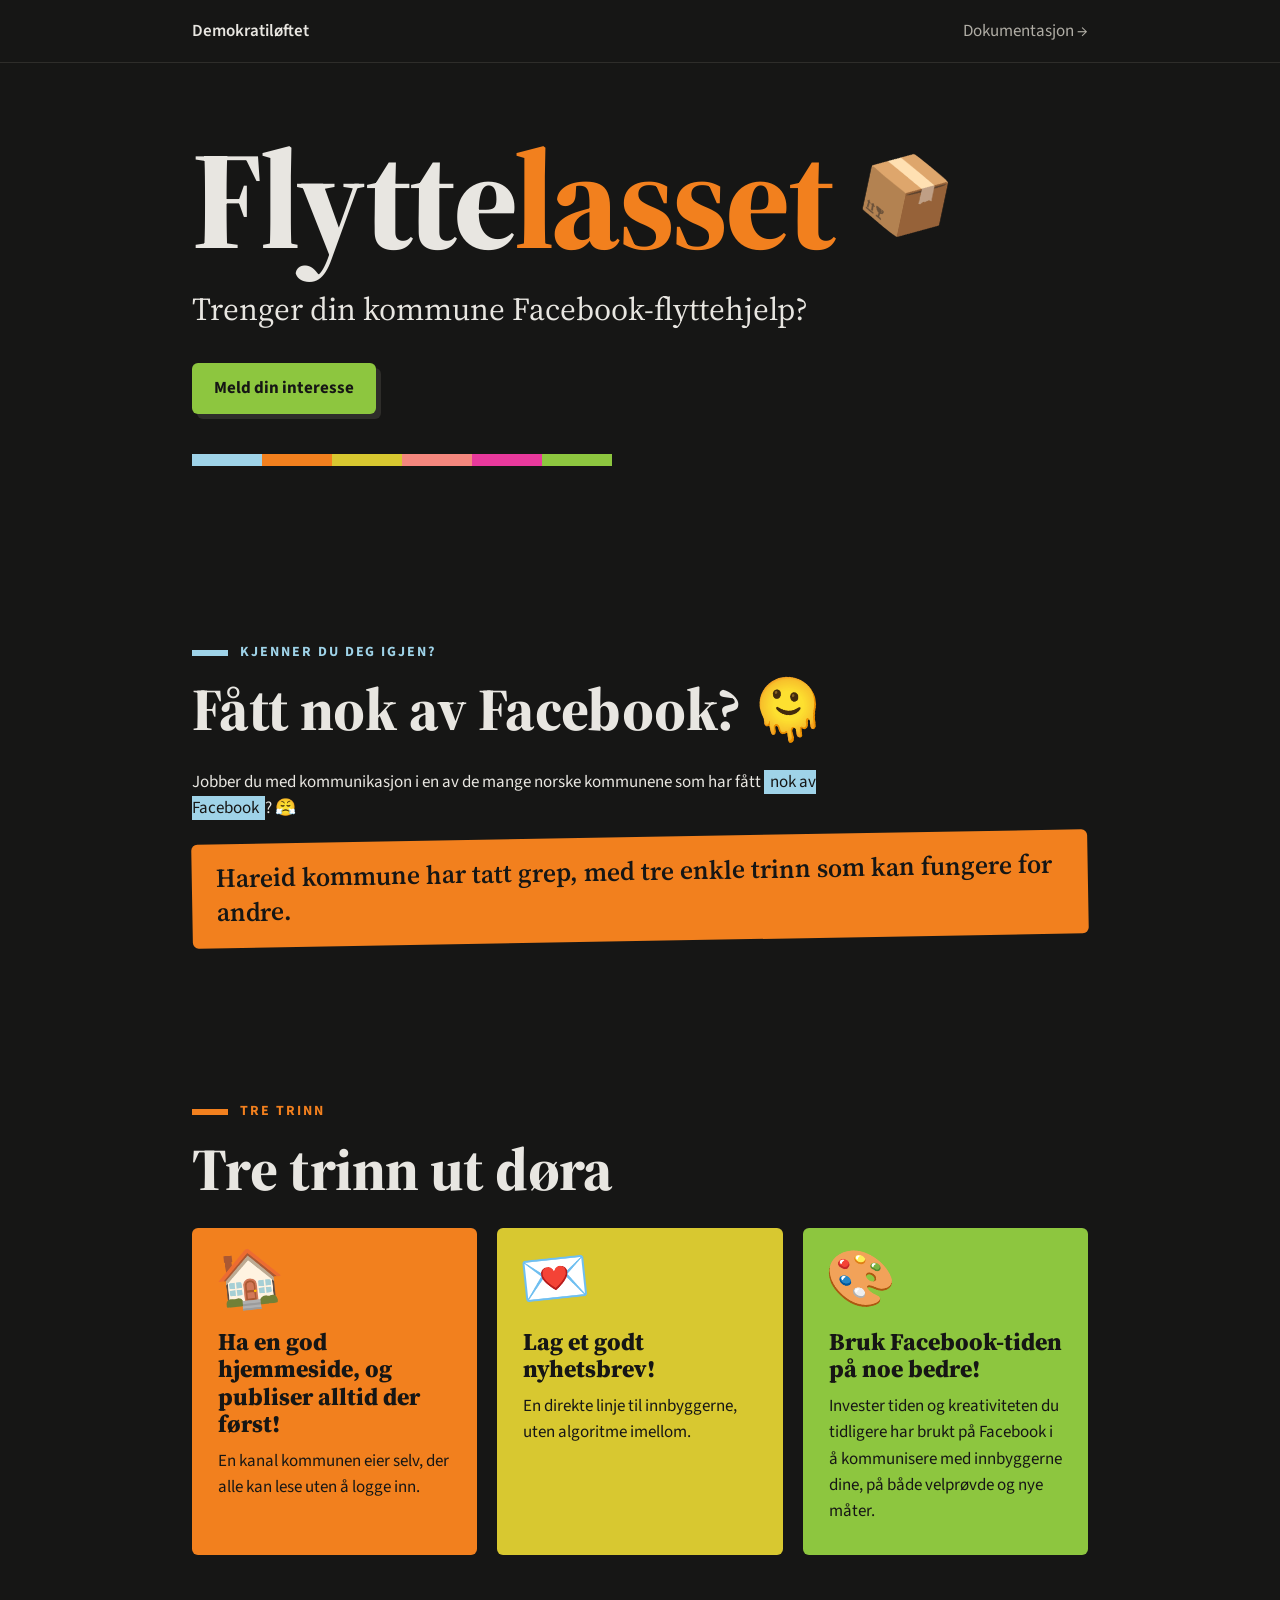
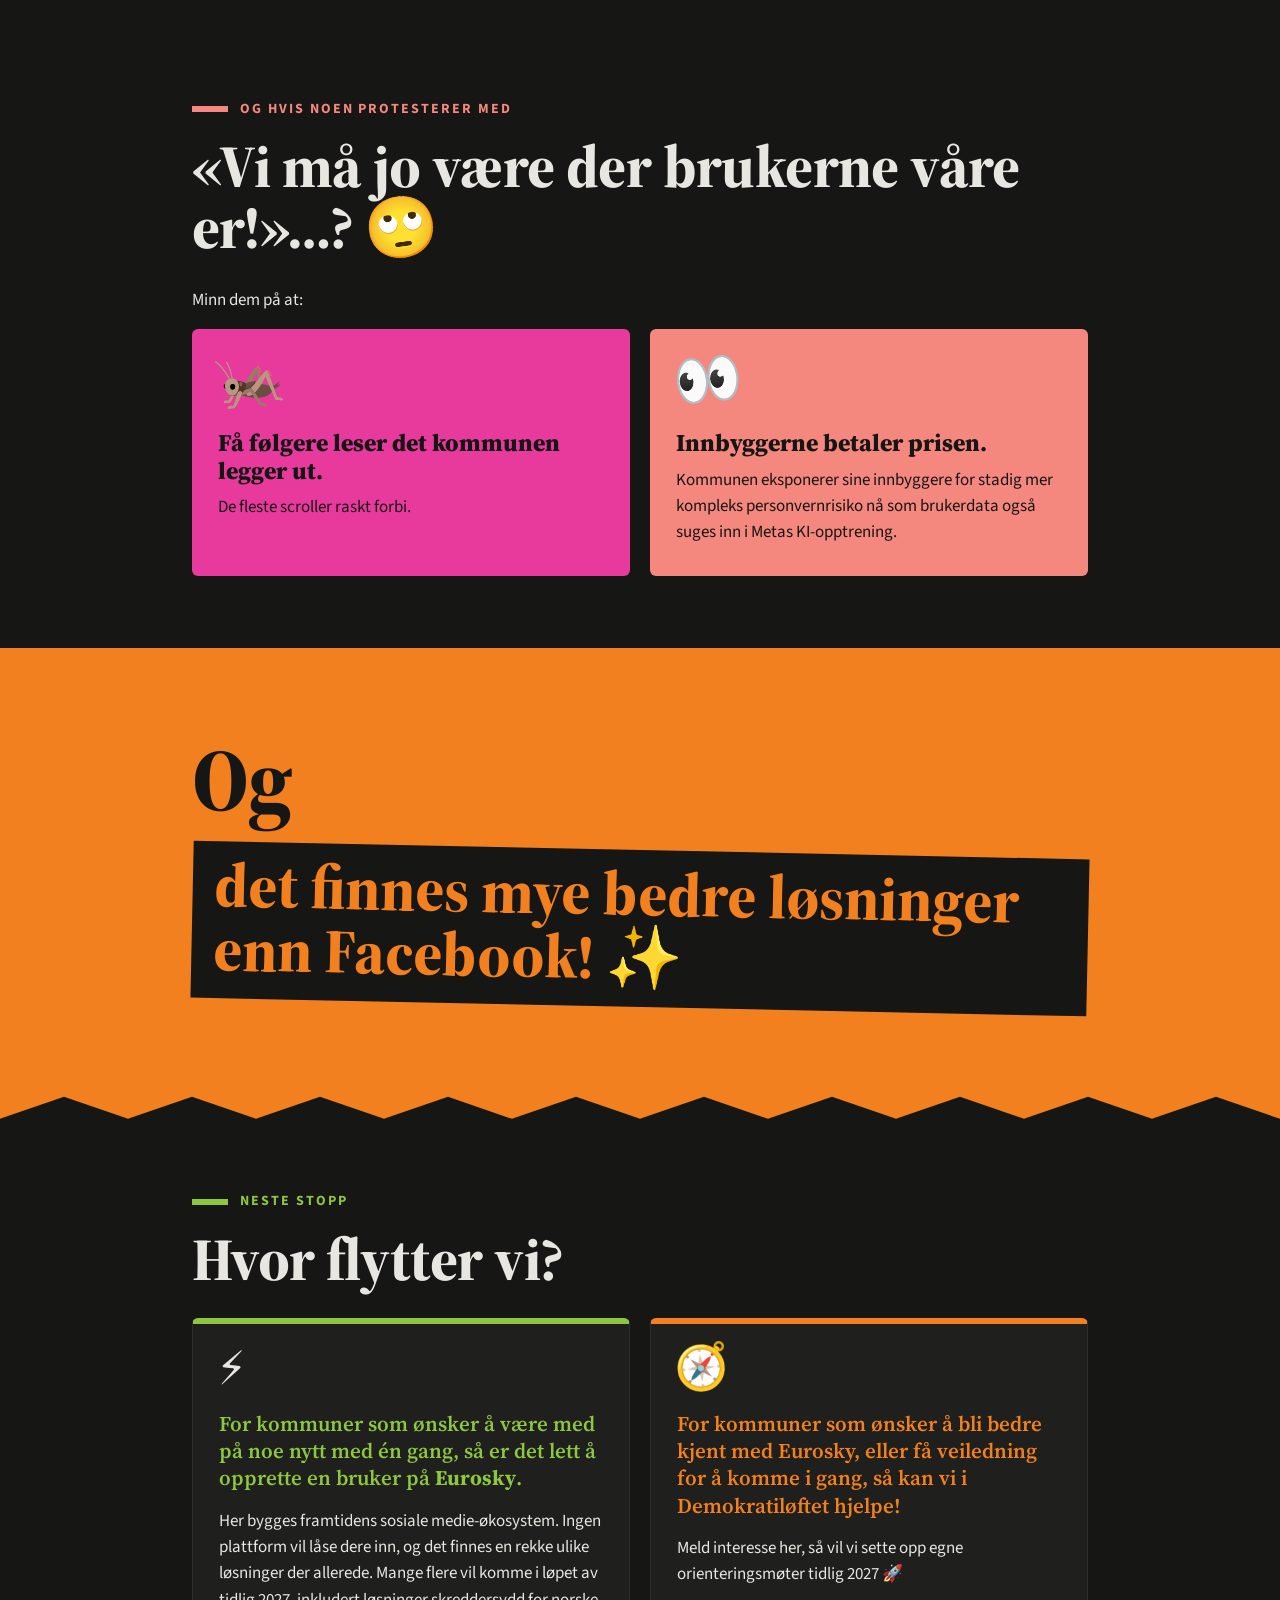
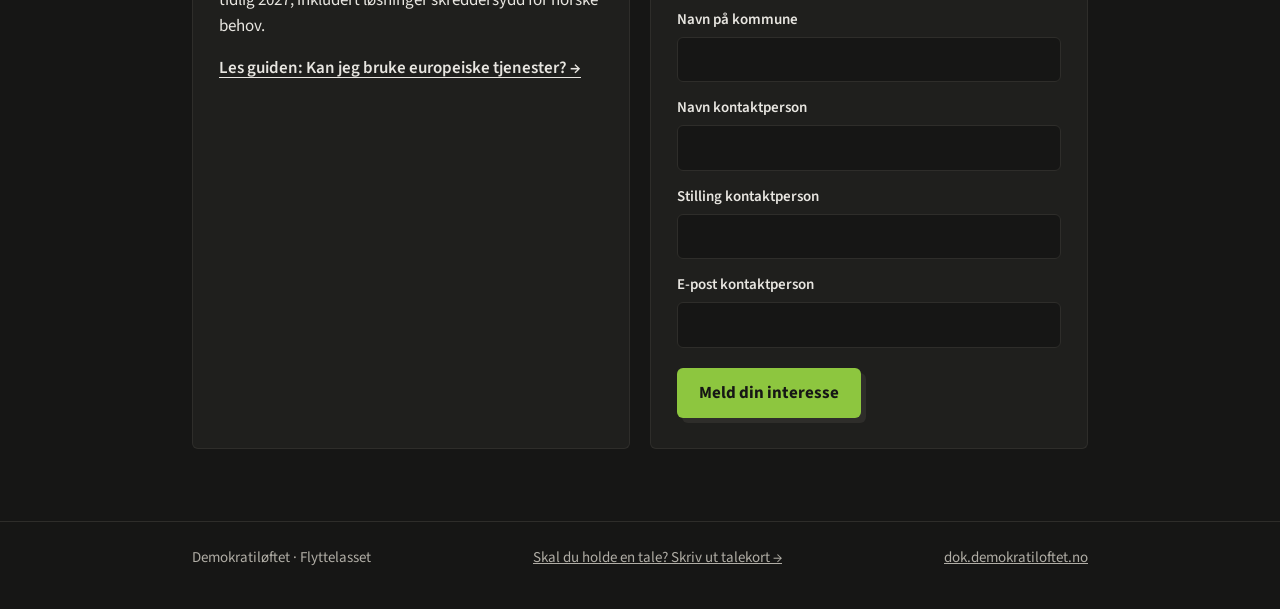
<file: index.html>
<!doctype html>
<html lang="nb">
<head>
<meta charset="utf-8">
<meta name="viewport" content="width=device-width, initial-scale=1">
<title>Flyttelasset – Facebook-flyttehjelp for kommuner · Demokratiløftet</title>
<meta name="description" content="Trenger din kommune Facebook-flyttehjelp? Tre enkle trinn fra Hareid kommune, og veien videre til Eurosky. Fra Demokratiløftet.">
<meta name="theme-color" content="#161615">
<meta property="og:type" content="website">
<meta property="og:title" content="Trenger din kommune Facebook-flyttehjelp? 📦">
<meta property="og:description" content="Tre enkle trinn fra Hareid kommune, og veien videre til Eurosky. Fra Demokratiløftet.">
<meta property="og:url" content="https://devottaenzo.github.io/Kommuneguide/">
<meta property="og:locale" content="nb_NO">
<link rel="preconnect" href="https://fonts.googleapis.com">
<link rel="preconnect" href="https://fonts.gstatic.com" crossorigin>
<link href="https://fonts.googleapis.com/css2?family=Source+Sans+3:wght@400;600;700&family=Source+Serif+4:opsz,wght@8..60,400;8..60,600;8..60,800&display=swap" rel="stylesheet">

<!--
  TODO før publisering:
  1. Legg inn lenke til interesseskjemaet på knappen «Meld din interesse» (href="#interesse").
  2. Kontroller påstandene i teksten (rekkevidde, Metas KI-trening, Hareid kommune)
     mot kilder.
-->

<link rel="stylesheet" href="style.css">
</head>

<body>
<a class="skip" href="#innhold">Hopp til innholdet</a>

<header class="top">
  <div class="wrap">
    <a href="https://demokratiloftet.no/">Demokratiløftet</a>
    <a class="doc" href="https://dok.demokratiloftet.no/">Dokumentasjon →</a>
  </div>
</header>

<main id="innhold">

  <!-- Forside -->
  <section class="hero" aria-labelledby="tittel">
    <div class="wrap">
      <h1 id="tittel">Flytte<span class="l">lasset</span> <span class="sticker" aria-hidden="true">📦</span></h1>
      <p class="lede">Trenger din kommune Facebook-flyttehjelp?</p>
      <p><a class="btn" href="#interesse">Meld din interesse</a></p>
      <div class="swatch" aria-hidden="true">
        <i style="background:var(--sky)"></i><i style="background:var(--orange)"></i><i style="background:var(--mustard)"></i><i style="background:var(--coral)"></i><i style="background:var(--magenta)"></i><i style="background:var(--green)"></i>
      </div>
    </div>
  </section>

  <!-- Kjenner du deg igjen? -->
  <section class="sec sky" aria-labelledby="h-igjen">
    <div class="wrap">
      <p class="eyebrow">Kjenner du deg igjen?</p>
      <h2 id="h-igjen">Fått nok av Facebook? <span class="emo" aria-hidden="true">🫠</span></h2>
      <p>Jobber du med kommunikasjon i en av de mange norske kommunene som har fått <mark class="hl">nok av Facebook</mark>? <span aria-hidden="true">😤</span></p>
      <p class="callout">Hareid kommune har tatt grep, med tre enkle trinn som kan fungere for andre.</p>
    </div>
  </section>

  <!-- Tre trinn -->
  <section class="sec orange" aria-labelledby="h-steg">
    <div class="wrap">
      <p class="eyebrow">Tre trinn</p>
      <h2 id="h-steg">Tre trinn ut døra</h2>
      <div class="cards">
        <article class="card" style="--c:var(--orange)">
          <span class="e" aria-hidden="true">🏠</span>
          <h3>Ha en god hjemmeside, og publiser alltid der først!</h3>
          <p>En kanal kommunen eier selv, der alle kan lese uten å logge inn.</p>
        </article>
        <article class="card" style="--c:var(--mustard)">
          <span class="e" aria-hidden="true">💌</span>
          <h3>Lag et godt nyhetsbrev!</h3>
          <p>En direkte linje til innbyggerne, uten algoritme imellom.</p>
        </article>
        <article class="card" style="--c:var(--green)">
          <span class="e" aria-hidden="true">🎨</span>
          <h3>Bruk Facebook-tiden på noe bedre!</h3>
          <p>Invester tiden og kreativiteten du tidligere har brukt på Facebook i å kommunisere med innbyggerne dine, på både velprøvde og nye måter.</p>
        </article>
      </div>
    </div>
  </section>

  <!-- Innvendinger -->
  <section class="sec coral" aria-labelledby="h-der">
    <div class="wrap">
      <p class="eyebrow">Og hvis noen protesterer med</p>
      <h2 id="h-der">«Vi må jo være der brukerne våre er!»…? <span class="emo" aria-hidden="true">🙄</span></h2>
      <p>Minn dem på at:</p>
      <div class="cards">
        <article class="card" style="--c:var(--magenta)">
          <span class="e" aria-hidden="true">🦗</span>
          <h3>Få følgere leser det kommunen legger ut.</h3>
          <p>De fleste scroller raskt forbi.</p>
        </article>
        <article class="card" style="--c:var(--coral)">
          <span class="e" aria-hidden="true">👀</span>
          <h3>Innbyggerne betaler prisen.</h3>
          <p>Kommunen eksponerer sine innbyggere for stadig mer kompleks personvernrisiko nå som brukerdata også suges inn i Metas KI-opptrening.</p>
        </article>
      </div>
    </div>
  </section>

  <!-- Noe bedre -->
  <section class="statement" aria-labelledby="h-bedre">
    <div class="wrap">
      <h2 id="h-bedre">Og</h2>
      <p class="also" style="margin-bottom:0">det finnes mye bedre løsninger enn Facebook! <span aria-hidden="true">✨</span></p>
    </div>
  </section>

  <!-- Eurosky -->
  <section class="sec green" aria-labelledby="h-hvor">
    <div class="wrap">
      <p class="eyebrow">Neste stopp</p>
      <h2 id="h-hvor">Hvor flytter vi?</h2>
      <div class="cards" style="margin-top:8px">
        <article class="panelcard" style="--c:var(--green)">
          <span class="e" aria-hidden="true">⚡</span>
          <p class="lead">For kommuner som ønsker å være med på noe nytt med én gang, så er det lett å opprette en bruker på <strong>Eurosky</strong>.</p>
          <p>Her bygges framtidens sosiale medie-økosystem. Ingen plattform vil låse dere inn, og det finnes en rekke ulike løsninger der allerede. Mange flere vil komme i løpet av tidlig 2027, inkludert løsninger skreddersydd for norske behov.</p>
          <p><a class="link" href="https://dok.demokratiloftet.no/bruker/europeisk">Les guiden: Kan jeg bruke europeiske tjenester? →</a></p>
        </article>
        <article class="panelcard" style="--c:var(--orange)" id="interesse">
          <span class="e" aria-hidden="true">🧭</span>
          <p class="lead">For kommuner som ønsker å bli bedre kjent med Eurosky, eller få veiledning for å komme i gang, så kan vi i Demokratiløftet hjelpe!</p>
          <p>Meld interesse her, så vil vi sette opp egne orienteringsmøter tidlig 2027 <span aria-hidden="true">🚀</span></p>
          <!-- TODO: Skjemaet sender ingenting ennå. Koble til en tjeneste (f.eks. Formbricks) før bruk. -->
          <form class="form" id="skjema" action="#" novalidate>
            <label>Navn på kommune<input name="kommune" required autocomplete="organization"></label>
            <label>Navn kontaktperson<input name="navn" required autocomplete="name"></label>
            <label>Stilling kontaktperson<input name="stilling" autocomplete="organization-title"></label>
            <label>E-post kontaktperson<input name="epost" type="email" required autocomplete="email"></label>
            <button class="btn" type="submit">Meld din interesse</button>
            <p class="thanks" role="status" hidden>Takk! Vi tar kontakt når orienteringsmøtene er klare. <span aria-hidden="true">🫶</span></p>
          </form>
        </article>
      </div>
    </div>
  </section>


</main>

<footer>
  <div class="wrap">
    <span>Demokratiløftet · Flyttelasset</span>
    <a href="kort.html">Skal du holde en tale? Skriv ut talekort →</a>
    <a href="https://dok.demokratiloftet.no/">dok.demokratiloftet.no</a>
  </div>
</footer>
<script>
  document.getElementById("skjema").addEventListener("submit", function (e) {
    e.preventDefault();
    this.querySelector(".thanks").hidden = false;
  });
</script>
</body>
</html>
</file>
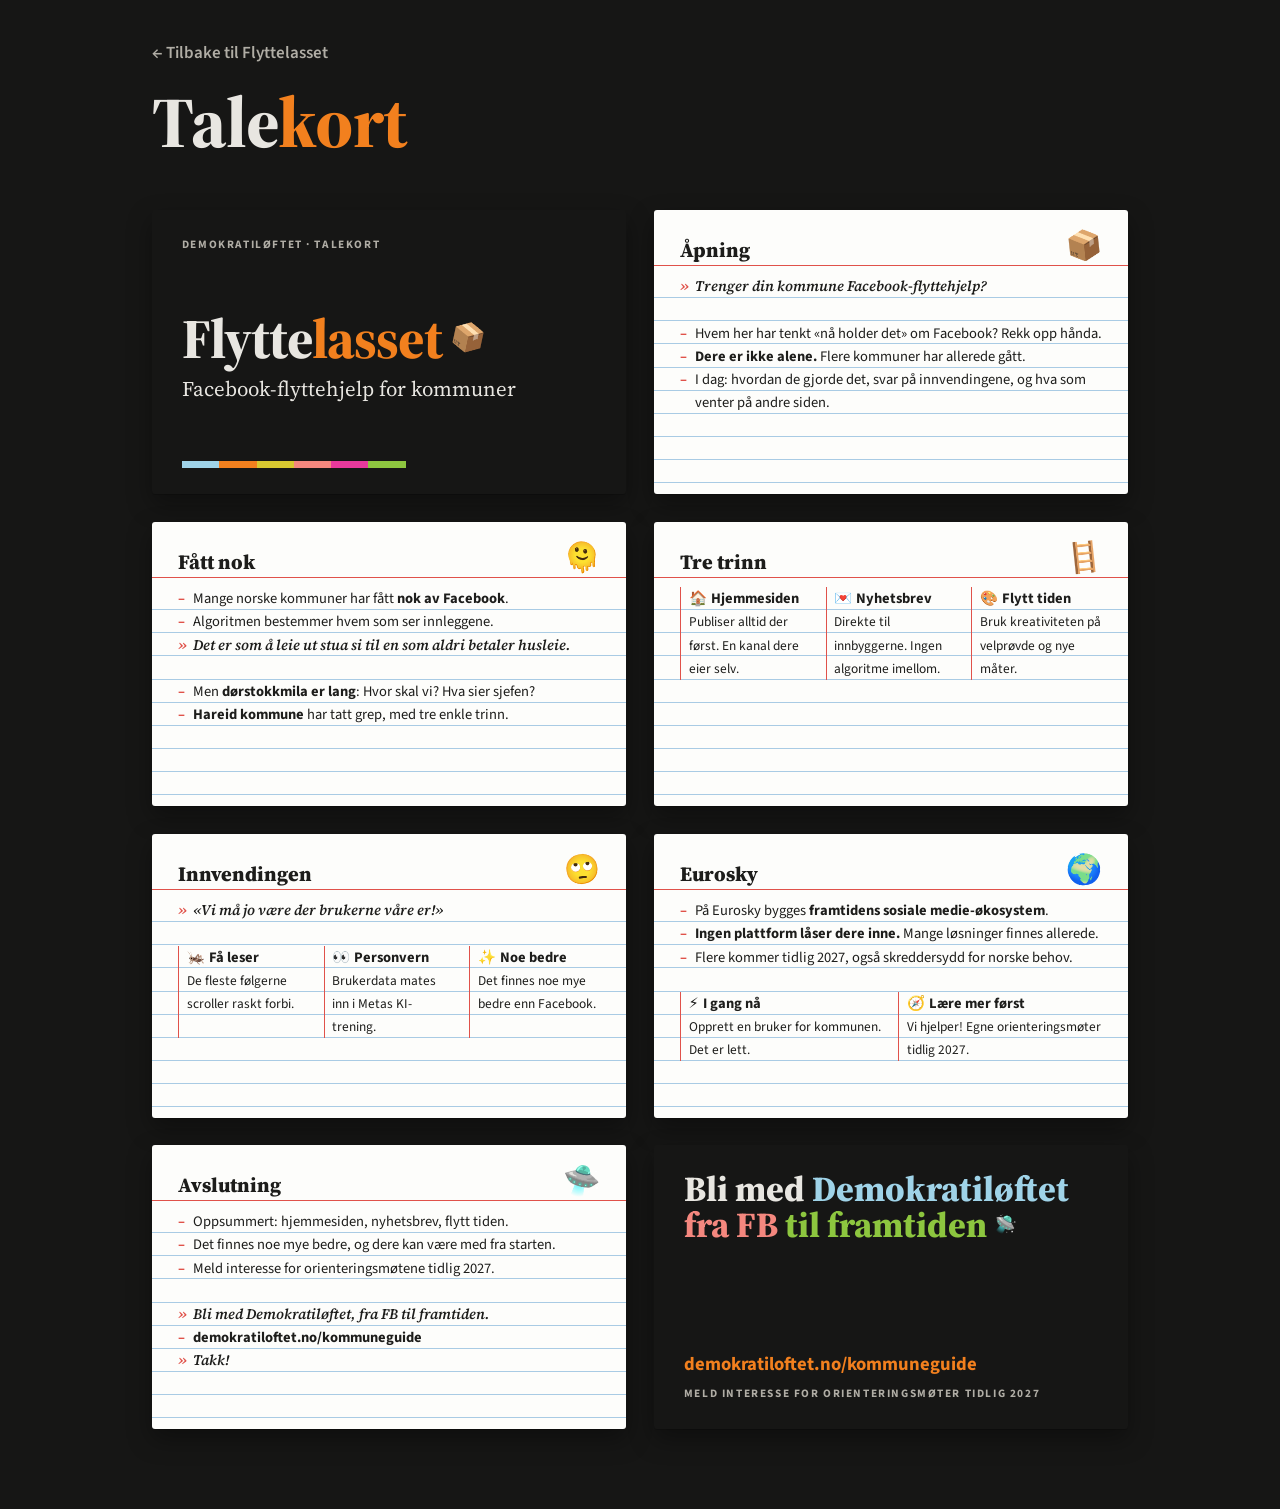
<file: kort.html>
<!doctype html>
<html lang="nb">
<head>
<meta charset="utf-8">
<meta name="viewport" content="width=device-width, initial-scale=1">
<title>Talekort – Flyttelasset · Demokratiløftet</title>
<meta name="description" content="Utskrivbare talekort for en kort tale om å flytte kommunen fra Facebook. Fra Demokratiløftet.">
<meta name="theme-color" content="#161615">
<link rel="preconnect" href="https://fonts.googleapis.com">
<link rel="preconnect" href="https://fonts.gstatic.com" crossorigin>
<link href="https://fonts.googleapis.com/css2?family=Source+Sans+3:wght@400;600;700&family=Source+Serif+4:opsz,wght@8..60,400;8..60,600;8..60,800&display=swap" rel="stylesheet">
<style>
:root {
  --bg: #161615;
  --text: #e8e6e1;
  --muted: #b0ada5;
  --line: #2e2d2a;
  --ink: #1d1d1b;
  --paper: #fdfdfb;
  --red: #e0524a;
  --blue: #a9cbe4;
  --orange: #f2801e;
  --green: #8dc63f;
  --mustard: #d8c830;
  --serif: "Source Serif 4", Georgia, serif;
  --sans: "Source Sans 3", system-ui, -apple-system, "Segoe UI", sans-serif;
}
*, *::before, *::after { box-sizing: border-box; }
body {
  margin: 0; background: var(--bg); color: var(--text);
  font: 400 17px/1.55 var(--sans);
  -webkit-font-smoothing: antialiased;
}
a { color: inherit; }
a:focus-visible, button:focus-visible { outline: 3px solid var(--mustard); outline-offset: 3px; }

.intro { max-width: 1040px; margin: 0 auto; padding: 40px 32px 8px; }
.intro .back { color: var(--muted); text-decoration: none; font-weight: 600; }
.intro .back:hover { text-decoration: underline; text-underline-offset: 4px; }
.intro h1 {
  font-family: var(--serif); font-weight: 800; letter-spacing: -.01em;
  font-size: clamp(40px, 8vw, 72px); line-height: 1; margin: 20px 0 12px;
}
.intro h1 span { color: var(--orange); }
.intro p { max-width: 40em; margin: 0 0 12px; color: var(--muted); }

.deck {
  max-width: 1040px; margin: 0 auto; padding: 32px 32px 80px;
  display: grid; gap: 28px;
  grid-template-columns: repeat(auto-fill, minmax(min(100%, 440px), 1fr));
}
.sheet { display: contents; }

/*
  Kortet: standard talekort / indekskort, 127 × 76 mm (5 × 3 tommer).
  Alle mål regnes i --mm, som er 1/127 av kortets bredde, slik at kortet
  har samme proporsjoner på skjerm og papir.
*/
.card {
  container-type: inline-size;
  aspect-ratio: 127 / 76;
  background: var(--paper); color: var(--ink);
  border-radius: 3px;
  box-shadow: 0 1px 0 rgba(0,0,0,.2), 0 10px 24px rgba(0,0,0,.35);
  overflow: hidden;
}
.in {
  --mm: calc(100cqi / 127);
  --rule: calc(6.2 * var(--mm));
  height: 100%;
  display: flex; flex-direction: column;
  padding: calc(5 * var(--mm)) calc(7 * var(--mm)) calc(4 * var(--mm));
  font-size: calc(3.9 * var(--mm));
}
.in header {
  display: flex; align-items: flex-end; gap: calc(2.5 * var(--mm));
  height: calc(10 * var(--mm));
  border-bottom: calc(.5 * var(--mm)) solid var(--red);
  /* Linjene går helt ut til kanten, som på et ekte indekskort */
  margin: 0 calc(-7 * var(--mm));
  padding: 0 calc(7 * var(--mm)) calc(1 * var(--mm));
}
.in .no {
  font-weight: 700; font-size: .72em; letter-spacing: .06em; color: #8a877f;
  padding-bottom: .35em;
}
.in h2 {
  flex: 1;
  font-family: var(--serif); font-weight: 800; font-size: 1.4em; line-height: 1.05;
  margin: 0;
}
.in .e { font-size: 2em; line-height: 1; transform: rotate(-6deg); }

.body {
  flex: 1;
  margin: calc(2.5 * var(--mm)) calc(-7 * var(--mm)) calc(-4 * var(--mm));
  padding: 0 calc(7 * var(--mm));
  line-height: var(--rule);
  background: repeating-linear-gradient(to bottom,
    transparent 0 calc(var(--rule) - 1px),
    var(--blue) calc(var(--rule) - 1px) var(--rule));
}
.body p { margin: 0; padding-left: 1em; text-indent: -1em; }
.body p::before { content: "–"; display: inline-block; width: 1em; text-indent: 0; color: var(--red); font-weight: 700; }
.body p.say { font-family: var(--serif); font-weight: 600; font-style: italic; }
.body p.say::before { content: "»"; }
.body b { font-weight: 700; }
/* Ny seksjon: én tom linje over, så teksten fortsatt står på linjene */
.body .sp { margin-top: var(--rule); }

/* Forside og bakside */
.cover, .back { background: var(--bg); color: var(--text); }
.cover .in, .back .in {
  justify-content: space-between;
  padding: calc(7 * var(--mm)) calc(8 * var(--mm));
}
.cover .kicker, .back .kicker {
  margin: 0; font-weight: 700; font-size: .78em; letter-spacing: .14em; text-transform: uppercase;
  color: var(--muted);
}
.cover .big {
  font-family: var(--serif); font-weight: 800; letter-spacing: -.02em;
  font-size: calc(15 * var(--mm)); line-height: .9; margin: 0 0 calc(3 * var(--mm));
  white-space: nowrap;
}
.cover .big > span:first-child { color: var(--orange); }
.cover .big .e, .back .big .e {
  display: inline-block; font-size: .5em; vertical-align: .4em; transform: rotate(12deg);
}
.cover .sub {
  font-family: var(--serif); font-size: calc(5.6 * var(--mm)); line-height: 1.2; margin: 0;
}
.swatch { display: flex; height: calc(1.8 * var(--mm)); width: calc(60 * var(--mm)); }
.swatch i { flex: 1; }
.back .big {
  font-family: var(--serif); font-weight: 800;
  font-size: calc(9.5 * var(--mm)); line-height: 1; margin: 0;
}
.back .a { color: #9fd3e8; }
.back .b { color: #f4877e; }
.back .c { color: var(--green); }
.back .url {
  margin: 0 0 calc(1.5 * var(--mm)); font-weight: 700; font-size: calc(5 * var(--mm));
  color: var(--orange);
}

/* Punkter side om side */
.cols {
  display: grid; grid-template-columns: repeat(var(--n, 3), 1fr);
  column-gap: calc(4 * var(--mm));
}
.cols > div { border-left: calc(.35 * var(--mm)) solid var(--red); padding-left: calc(2 * var(--mm)); }
.cols h3 {
  margin: 0; font-size: 1em; font-weight: 700; line-height: var(--rule);
  white-space: nowrap; overflow: hidden; text-overflow: ellipsis;
}
.cols h3 span { margin-right: .3em; }
.cols .t { margin: 0; padding: 0; text-indent: 0; font-size: .92em; }
.cols .t::before { content: none; }

/* Utskrift: A4 liggende, fire kort per ark med klippelinjer */
@page { size: A4 landscape; margin: 0; }
@media print {
  body { background: #fff; -webkit-print-color-adjust: exact; print-color-adjust: exact; }
  .intro { display: none; }
  .deck { display: block; max-width: none; padding: 0; }
  .sheet {
    display: grid; place-content: center;
    grid-template-columns: 127mm 127mm;
    grid-auto-rows: 76mm;
    width: 297mm; height: 209.8mm;
    break-after: page; page-break-after: always;
  }
  .sheet:last-child { break-after: auto; page-break-after: auto; }
  .card {
    width: 127mm; height: 76mm; aspect-ratio: auto;
    border-radius: 0; box-shadow: none;
    outline: .25mm dashed #bbb; outline-offset: -.125mm;
  }
}

@media (max-width: 560px) {
  .intro, .deck { padding-left: 16px; padding-right: 16px; }
}
</style>
</head>
<body>

<div class="intro">
  <a class="back" href="./">← Tilbake til Flyttelasset</a>
  <h1>Tale<span>kort</span></h1>
</div>

<main class="deck">

  <div class="sheet">
    <article class="card cover"><div class="in">
      <p class="kicker">Demokratiløftet · Talekort</p>
      <div>
        <h2 class="big">Flytte<span>lasset</span> <span class="e" aria-hidden="true">📦</span></h2>
        <p class="sub">Facebook-flyttehjelp for kommuner</p>
      </div>
      <div class="swatch" aria-hidden="true"><i style="background:#9fd3e8"></i><i style="background:#f2801e"></i><i style="background:#d8c830"></i><i style="background:#f4877e"></i><i style="background:#e8399c"></i><i style="background:#8dc63f"></i></div>
    </div></article>

    <article class="card"><div class="in">
      <header><h2>Åpning</h2><span class="e" aria-hidden="true">📦</span></header>
      <div class="body">
        <p class="say">Trenger din kommune Facebook-flyttehjelp?</p>
        <p class="sp">Hvem her har tenkt «nå holder det» om Facebook? Rekk opp hånda.</p>
        <p><b>Dere er ikke alene.</b> Flere kommuner har allerede gått.</p>
        <p>I dag: hvordan de gjorde det, svar på innvendingene, og hva som venter på andre siden.</p>
      </div>
    </div></article>

    <article class="card"><div class="in">
      <header><h2>Fått nok</h2><span class="e" aria-hidden="true">🫠</span></header>
      <div class="body">
        <p>Mange norske kommuner har fått <b>nok av Facebook</b>.</p>
        <p>Algoritmen bestemmer hvem som ser innleggene.</p>
        <p class="say">Det er som å leie ut stua si til en som aldri betaler husleie.</p>
        <p class="sp">Men <b>dørstokkmila er lang</b>: Hvor skal vi? Hva sier sjefen?</p>
        <p><b>Hareid kommune</b> har tatt grep, med tre enkle trinn.</p>
      </div>
    </div></article>

    <article class="card"><div class="in">
      <header><h2>Tre trinn</h2><span class="e" aria-hidden="true">🪜</span></header>
      <div class="body">
        <div class="cols">
          <div>
            <h3><span aria-hidden="true">🏠</span>Hjemmesiden</h3>
            <p class="t">Publiser alltid der først. En kanal dere eier selv.</p>
          </div>
          <div>
            <h3><span aria-hidden="true">💌</span>Nyhetsbrev</h3>
            <p class="t">Direkte til innbyggerne. Ingen algoritme imellom.</p>
          </div>
          <div>
            <h3><span aria-hidden="true">🎨</span>Flytt tiden</h3>
            <p class="t">Bruk kreativiteten på velprøvde og nye måter.</p>
          </div>
        </div>
      </div>
    </div></article>

  </div>

  <div class="sheet">
    <article class="card"><div class="in">
      <header><h2>Innvendingen</h2><span class="e" aria-hidden="true">🙄</span></header>
      <div class="body">
        <p class="say">«Vi må jo være der brukerne våre er!»</p>
        <div class="cols sp">
          <div>
            <h3><span aria-hidden="true">🦗</span>Få leser</h3>
            <p class="t">De fleste følgerne scroller raskt forbi.</p>
          </div>
          <div>
            <h3><span aria-hidden="true">👀</span>Personvern</h3>
            <p class="t">Brukerdata mates inn i Metas KI-trening.</p>
          </div>
          <div>
            <h3><span aria-hidden="true">✨</span>Noe bedre</h3>
            <p class="t">Det finnes noe mye bedre enn Facebook.</p>
          </div>
        </div>
      </div>
    </div></article>

    <article class="card"><div class="in">
      <header><h2>Eurosky</h2><span class="e" aria-hidden="true">🌍</span></header>
      <div class="body">
        <p>På Eurosky bygges <b>framtidens sosiale medie-økosystem</b>.</p>
        <p><b>Ingen plattform låser dere inne.</b> Mange løsninger finnes allerede.</p>
        <p>Flere kommer tidlig 2027, også skreddersydd for norske behov.</p>
        <div class="cols sp" style="--n:2">
          <div>
            <h3><span aria-hidden="true">⚡</span>I gang nå</h3>
            <p class="t">Opprett en bruker for kommunen. Det er lett.</p>
          </div>
          <div>
            <h3><span aria-hidden="true">🧭</span>Lære mer først</h3>
            <p class="t">Vi hjelper! Egne orienteringsmøter tidlig 2027.</p>
          </div>
        </div>
      </div>
    </div></article>

    <article class="card"><div class="in">
      <header><h2>Avslutning</h2><span class="e" aria-hidden="true">🛸</span></header>
      <div class="body">
        <p>Oppsummert: hjemmesiden, nyhetsbrev, flytt tiden.</p>
        <p>Det finnes noe mye bedre, og dere kan være med fra starten.</p>
        <p>Meld interesse for orienteringsmøtene tidlig 2027.</p>
        <p class="say sp">Bli med Demokratiløftet, fra FB til framtiden.</p>
        <!-- TODO: Plassholder. Sjekk at lenken virker før kortene brukes. -->
        <p><b>demokratiloftet.no/kommuneguide</b></p>
        <p class="say">Takk!</p>
      </div>
    </div></article>

    <article class="card back"><div class="in">
      <h2 class="big">Bli med <span class="a">Demokratiløftet</span> <span class="b">fra FB</span> <span class="c">til framtiden</span> <span class="e" aria-hidden="true">🛸</span></h2>
      <div>
        <!-- TODO: Plassholder. Sjekk at lenken virker før kortene trykkes. -->
        <p class="url">demokratiloftet.no/kommuneguide</p>
        <p class="kicker">Meld interesse for orienteringsmøter tidlig 2027</p>
      </div>
    </div></article>
  </div>

</main>
</body>
</html>
</file>
<file: style.css>
:root {
  --bg: #161615;
  --panel: #1f1f1d;
  --line: #2e2d2a;
  --text: #e8e6e1;
  --muted: #b0ada5;
  --ink: #161615;
  --sky: #9fd3e8;
  --orange: #f2801e;
  --mustard: #d8c830;
  --coral: #f4877e;
  --magenta: #e8399c;
  --green: #8dc63f;
  --serif: "Source Serif 4", Georgia, "Times New Roman", serif;
  --sans: "Source Sans 3", system-ui, -apple-system, "Segoe UI", sans-serif;
}

*, *::before, *::after { box-sizing: border-box; }
html { scroll-behavior: smooth; }
body {
  margin: 0;
  background: var(--bg);
  color: var(--text);
  font: 400 17px/1.55 var(--sans);
  -webkit-font-smoothing: antialiased;
}
a { color: inherit; }
a:focus-visible, .btn:focus-visible {
  outline: 3px solid var(--mustard);
  outline-offset: 3px;
}
.skip {
  position: absolute; left: 16px; top: -60px;
  background: var(--mustard); color: var(--ink);
  padding: 10px 16px; font-weight: 700; z-index: 10;
}
.skip:focus { top: 16px; }

.wrap { max-width: 960px; margin: 0 auto; padding: 0 32px; }
.narrow { max-width: 680px; }

/* Header */
.top { border-bottom: 1px solid var(--line); }
.top .wrap {
  display: flex; flex-wrap: wrap; gap: 8px 24px;
  justify-content: space-between; align-items: center;
  padding-top: 18px; padding-bottom: 18px;
}
.top a { text-decoration: none; font-weight: 600; }
.top a:hover { text-decoration: underline; text-underline-offset: 4px; }
.top .doc { color: var(--muted); font-weight: 400; }

/* Hero */
.hero { padding: 72px 0 56px; }
h1 {
  font-family: var(--serif);
  font-weight: 800;
  font-size: clamp(56px, 13vw, 140px);
  line-height: .92;
  letter-spacing: -.02em;
  margin: 0 0 24px;
}
h1 .l { color: var(--orange); }
.lede {
  font-family: var(--serif);
  font-size: clamp(22px, 3.4vw, 32px);
  line-height: 1.35;
  max-width: 20em;
  margin: 0 0 40px;
}
.swatch { display: flex; height: 12px; max-width: 420px; margin: 40px 0 48px; }
.hero .btn { margin-top: -8px; }

/* Emoji */
.sticker {
  display: inline-block; font-size: .55em; vertical-align: .35em;
  transform: rotate(12deg);
}
.emo { display: inline-block; transform: rotate(-8deg); }
.card .e, .panelcard .e {
  display: block; font-size: 56px; line-height: 1; margin-bottom: 16px;
  transform: rotate(-6deg); transform-origin: left bottom;
  transition: transform .15s ease;
}
.panelcard .e { font-size: 44px; }
.card:hover .e { transform: rotate(4deg) scale(1.1); }
.swatch i { flex: 1; }


/* Sections */
.sec { padding: 72px 0; }
.eyebrow {
  display: flex; align-items: center; gap: 12px;
  margin: 0 0 16px;
  color: var(--c);
  font-weight: 700; font-size: 14px; letter-spacing: .14em; text-transform: uppercase;
}
.eyebrow::before { content: ""; width: 36px; height: 6px; background: var(--c); }
h2 {
  font-family: var(--serif);
  font-weight: 800;
  font-size: clamp(34px, 6vw, 60px);
  line-height: 1.02;
  letter-spacing: -.01em;
  margin: 0 0 28px;
}
.sec p { margin: 0 0 16px; max-width: 38em; }
.sky { --c: var(--sky); }
.orange { --c: var(--orange); }
.mustard { --c: var(--mustard); }
.coral { --c: var(--coral); }
.magenta { --c: var(--magenta); }
.green { --c: var(--green); }

mark.hl { background: var(--sky); color: var(--ink); padding: 0 6px; }

.callout {
  display: inline-block;
  background: var(--orange); color: var(--ink);
  font-family: var(--serif); font-weight: 600;
  font-size: clamp(20px, 3vw, 26px); line-height: 1.3;
  padding: 18px 24px; margin-top: 16px;
  border-radius: 6px;
  transform: rotate(-1deg);
}

/* Cards */
.cards {
  display: grid; gap: 20px;
  grid-template-columns: repeat(auto-fit, minmax(260px, 1fr));
  margin-top: 8px;
}
.card {
  background: var(--c); color: var(--ink);
  border-radius: 6px; padding: 28px 26px 30px;
  transition: transform .15s ease;
}
.card:hover { transform: translateY(-4px) rotate(-.5deg); }
.card .n {
  font-family: var(--serif); font-weight: 800; font-size: 72px; line-height: 1;
  display: block; margin-bottom: 12px;
}
.card h3 {
  font-family: var(--serif); font-weight: 800;
  font-size: 24px; line-height: 1.15; margin: 0 0 10px;
}
.card p { margin: 0; max-width: none; }
.card .tag {
  display: inline-block; background: var(--ink); color: var(--c);
  font-weight: 700; font-size: 12px; letter-spacing: .14em; text-transform: uppercase;
  padding: 3px 9px; margin-bottom: 14px;
}

/* Law quote */
.law { background: var(--panel); border-top: 1px solid var(--line); border-bottom: 1px solid var(--line); }
blockquote { margin: 0; position: relative; padding-top: 56px; }
blockquote::before {
  content: "«";
  position: absolute; top: -24px; left: -6px;
  font-family: var(--serif); font-weight: 800; font-size: 160px; line-height: 1;
  color: var(--magenta);
}
blockquote p {
  font-family: var(--serif); font-weight: 600;
  font-size: clamp(28px, 5vw, 50px); line-height: 1.12;
  max-width: 17em; margin: 0 0 20px;
}
blockquote em { font-style: normal; color: var(--magenta); }
figcaption.src { color: var(--muted); font-size: 15px; letter-spacing: .04em; margin-bottom: 36px; }
.law .after { font-size: 20px; }

/* Statement */
.statement {
  background: var(--orange); color: var(--ink);
  padding: 88px 0 112px;
  clip-path: polygon(0 0,100% 0,100% 100%,95% calc(100% - 22px),90% 100%,85% calc(100% - 22px),80% 100%,75% calc(100% - 22px),70% 100%,65% calc(100% - 22px),60% 100%,55% calc(100% - 22px),50% 100%,45% calc(100% - 22px),40% 100%,35% calc(100% - 22px),30% 100%,25% calc(100% - 22px),20% 100%,15% calc(100% - 22px),10% 100%,5% calc(100% - 22px),0 100%);
}
.statement h2 { font-size: clamp(38px, 8vw, 88px); line-height: .98; margin: 0 0 8px; max-width: 12em; }
.statement .also {
  display: inline-block; margin-top: 20px;
  background: var(--ink); color: var(--orange);
  font-family: var(--serif); font-weight: 800;
  font-size: clamp(30px, 6vw, 62px); line-height: 1.04;
  padding: 12px 22px 16px; transform: rotate(1.2deg);
}

/* Eurosky */
.panelcard {
  background: var(--panel); border: 1px solid var(--line);
  border-top: 6px solid var(--c);
  border-radius: 6px; padding: 26px 26px 30px;
}
.panelcard h3 {
  font-family: var(--serif); font-weight: 800; font-size: 24px; line-height: 1.15;
  margin: 0 0 10px; color: var(--c);
}
.panelcard p { margin: 0 0 16px; max-width: none; }
.panelcard p:last-child { margin-bottom: 0; }
.panelcard .lead { font-family: var(--serif); font-weight: 600; font-size: 21px; line-height: 1.3; color: var(--c); }
.link { font-weight: 600; text-underline-offset: 4px; }
.btn {
  display: inline-block;
  background: var(--green); color: var(--ink);
  font-weight: 700; text-decoration: none;
  padding: 12px 22px; border-radius: 6px;
  box-shadow: 5px 5px 0 var(--line);
  transition: transform .12s ease, box-shadow .12s ease;
}
.btn:hover { transform: translate(-2px,-2px); box-shadow: 7px 7px 0 var(--line); }

/* Interesseskjema */
.form { display: grid; gap: 14px; margin-top: 20px; }
.form label { display: grid; gap: 6px; font-weight: 600; font-size: 15px; }
.form input {
  font: inherit; font-weight: 400; color: var(--text);
  background: var(--bg); border: 1px solid var(--line); border-radius: 6px;
  padding: 10px 12px; width: 100%;
}
.form input:focus { outline: 3px solid var(--mustard); outline-offset: 1px; border-color: transparent; }
.form .btn { justify-self: start; margin-top: 6px; border: 0; font: inherit; font-weight: 700; cursor: pointer; }
.form .thanks { margin: 4px 0 0; color: var(--green); font-weight: 600; }

/* Closing */
.close { padding: 96px 0 104px; text-align: center; }
.close h2 { font-size: clamp(40px, 9vw, 96px); line-height: 1; margin: 0 auto 32px; max-width: 10em; }
.close .a { color: var(--sky); }
.close .b { color: var(--coral); }
.close .c { color: var(--green); }

footer { border-top: 1px solid var(--line); color: var(--muted); font-size: 15px; }
footer .wrap { display: flex; flex-wrap: wrap; gap: 8px 24px; justify-content: space-between; padding-top: 24px; padding-bottom: 40px; }

@media (max-width: 560px) {
  .wrap { padding: 0 20px; }
  .hero { padding-top: 48px; }
  .sec { padding: 52px 0; }
}
@media (prefers-reduced-motion: reduce) {
  html { scroll-behavior: auto; }
  .card, .btn { transition: none; }
  .card:hover, .btn:hover, .card:hover .e { transform: none; }
  .card .e { transition: none; }
}
</file>
